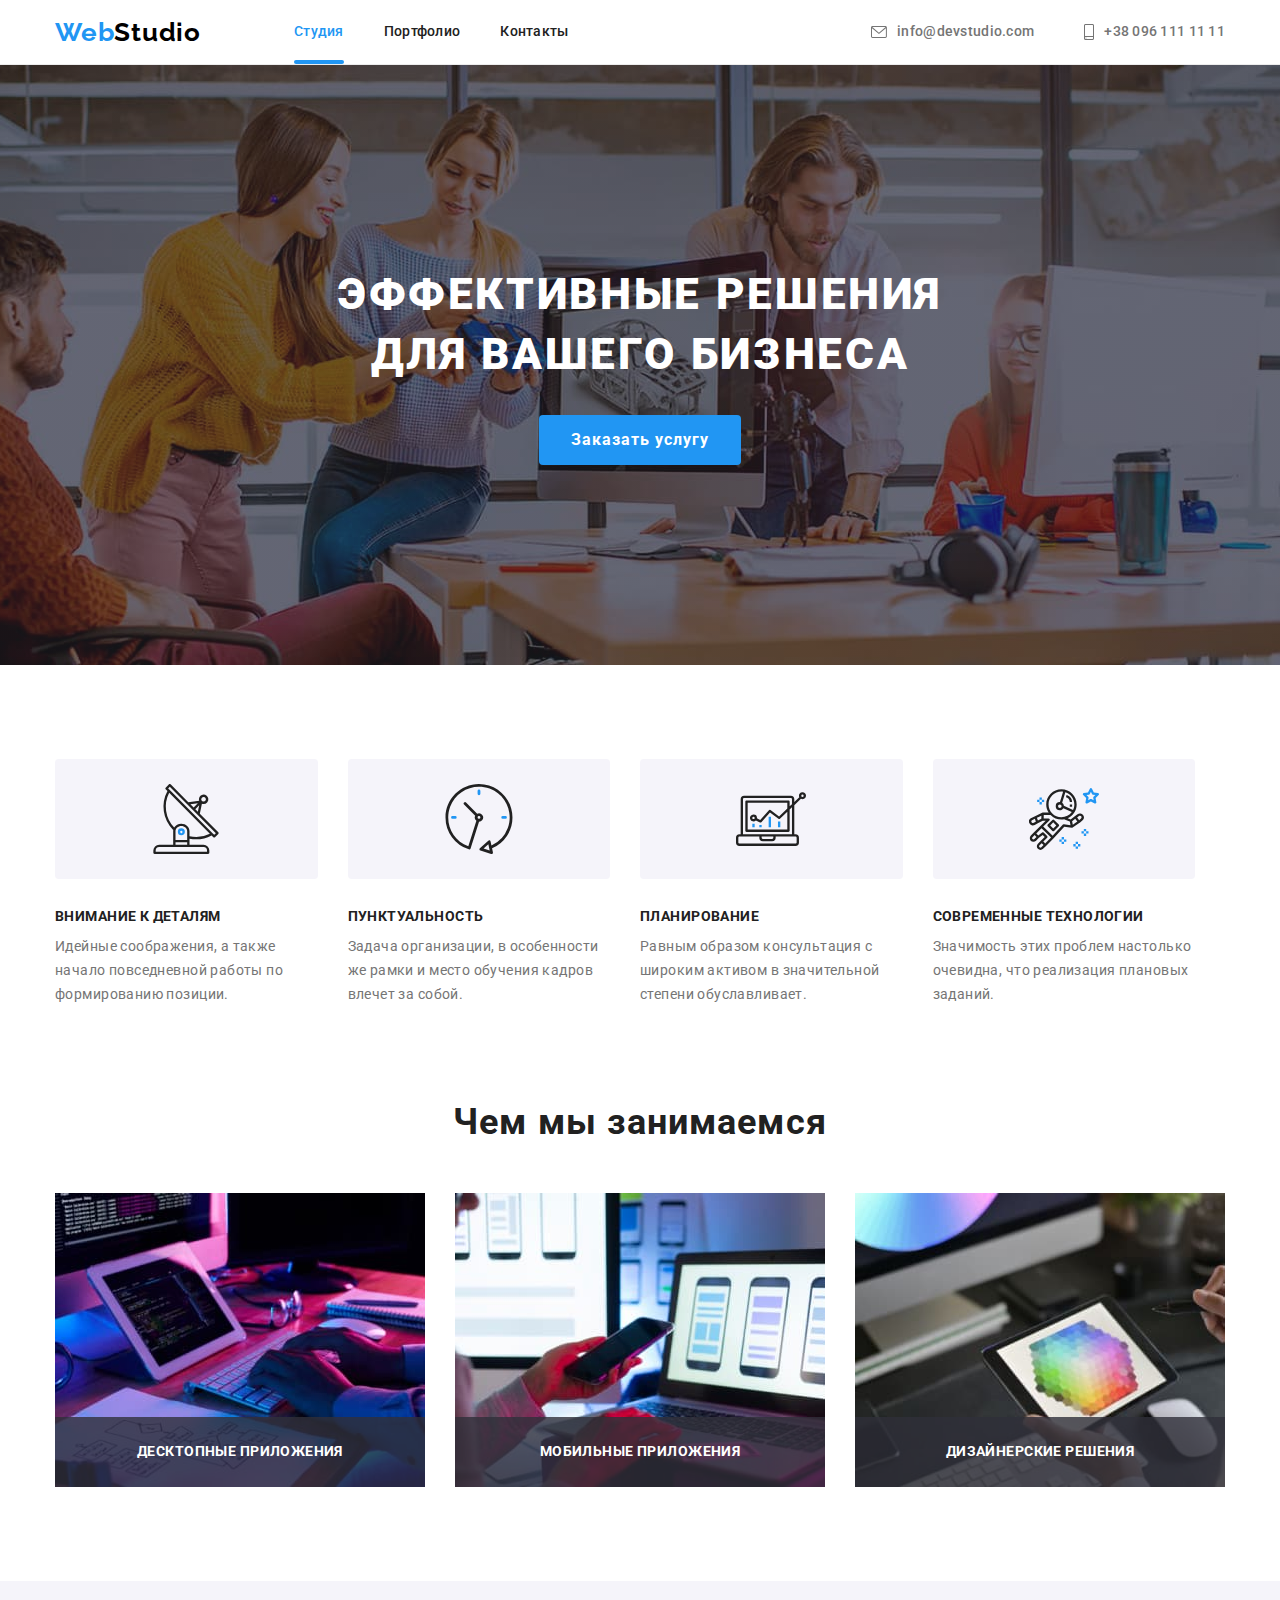
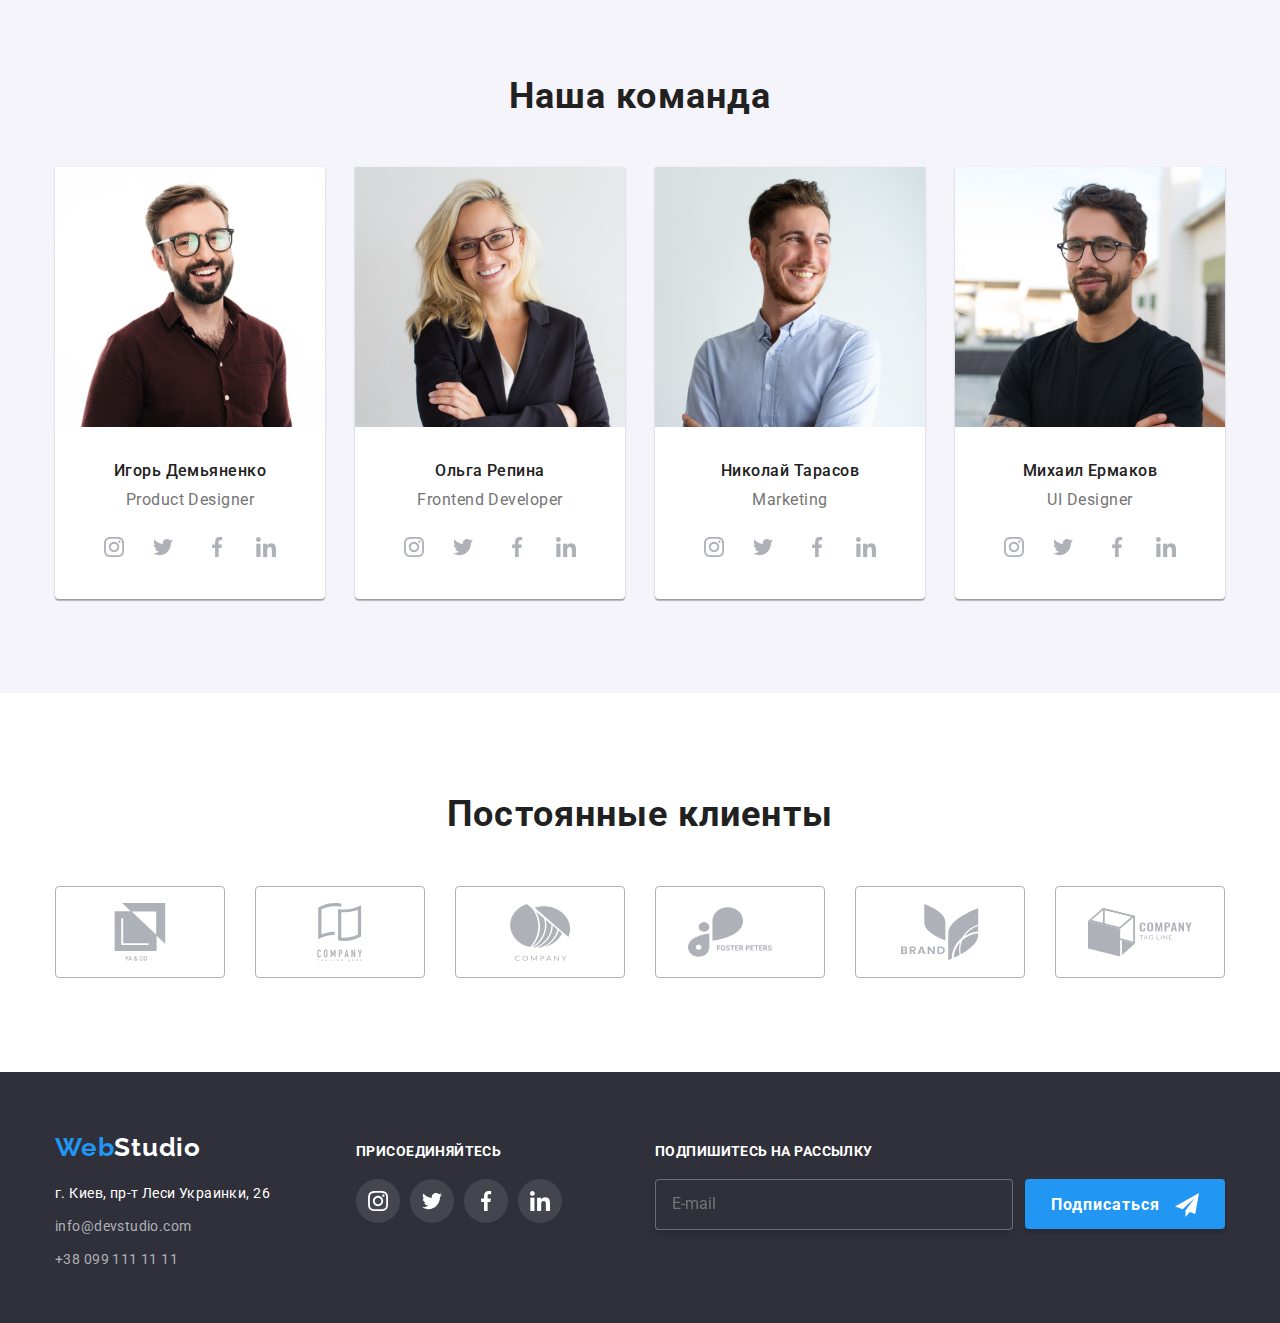
<file: index.html>
<!DOCTYPE html>
<html lang="ru">

<head>
    <meta charset="UTF-8">
    <meta http-equiv="X-UA-Compatible" content="IE=edge">
    <meta name="viewport" content="width=device-width, initial-scale=1.0">

    <link rel="preconnect" href="https://fonts.googleapis.com">
    <link rel="preconnect" href="https://fonts.gstatic.com" crossorigin>
    <title>WebStudio</title>

    <link
        href="https://fonts.googleapis.com/css2?family=Raleway:wght@700&family=Roboto:wght@400;500;700;900&display=swap"
        rel="stylesheet">
    <link rel="stylesheet"
        href="https://cdnjs.cloudflare.com/ajax/libs/modern-normalize/1.1.0/modern-normalize.min.css">

   <!-- <link rel="stylesheet" href="./csss/general.css"> -->
    <link rel="stylesheet" href="./css/main.min.css">

</head>

<body>

    <!--Шапка сайта. Навигация.-->

    <header class="page__header">
        <div class="container main__nav">
            <nav class="flex__nav">
                <a href="./index.html" class="logo"><span class="blue">Web</span>Studio</a>

                <ul class="page__nav list">
                    <li class="item"><a href="./index.html" class="link current">Студия</a></li>
                    <li class="item"><a href="./portfolio.html" class="link contacts__link">Портфолио</a></li>
                    <li class="item"><a href="" class="link contacts__link">Контакты</a></li>
                </ul>
            </nav>


            <!--Контактная информация-->

            <ul class="contacts__nav list">
                <li class="item">
                    <a href="mailto:info@devstudio.com" class="contacts__link">
                        <svg class="icon__envelope">
                            <use href="./images/sprite.svg#envelope"></use>
                        </svg>
                        info@devstudio.com
                    </a>
                </li>
                <li class="item">
                    <a href="tel:+380961111111" class="contacts__link">
                        <svg class="icon__smartphone" width="10" height="16">
                            <use href="./images/sprite.svg#smartphone"></use>
                        </svg>
                        +38 096 111 11 11
                    </a>
                </li>
            </ul>
        </div>
    </header>

    <main>
        <!--Блок Приветствие-->

        <section class="hero__box">
            <h1 class="hero__title">Эффективные решения для вашего бизнеса</h1>
            <button data-modal-open type="button" class="btn">Заказать услугу</button>
        </section>

        <!--Наши преимущества-->

        <section class="features"">
            <div class="container">
                <!--<h2>Преимущества</h2>-->
                <ul class="features__nav list">
                    <li class="icon__before antenna">
                        <h3 class="title item">Внимание к деталям</h3>
                        <p class="text item">Идейные соображения, а также начало повседневной работы по формированию
                            позиции.</p>
                    </li>
                    <li class="icon__before clock">
                        <h3 class="title">Пунктуальность</h3>
                        <p class="text">Задача организации, в особенности же рамки и место обучения кадров влечет
                            за собой.</p>
                    </li>
                    <li class="icon__before diagram">
                        <h3 class="title">Планирование</h3>
                        <p class="text">Равным образом консультация с широким активом в значительной степени
                            обуславливает.</p>
                    </li>
                    <li class="icon__before astronaut">
                        <h3 class="title">Современные технологии</h3>
                        <p class="text">Значимость этих проблем настолько очевидна, что реализация плановых
                            заданий.</p>
                    </li>
                </ul>
            </div>
        </section>

        <!--Чем мы занимаемся-->

        <section class="development">
            <div class="container">
                <h2 class="section__title">Чем мы занимаемся</h2>
                <ul class="development__nav list">
                    <li class="dev__item">
                        <div class="development__descr">
                            <img src="./images/img-1.jpg" alt="Разработка приложений" width="370" height="294">
                            <p class="dev__text">Десктопные приложения</p>
                        </div>
                    </li>
                    <li>
                        <div class="development__descr">
                            <img src="./images/img-2.jpg" alt="Мобильные приложения" width="370" height="294">
                            <p class="dev__text">Мобильные приложения</p>
                        </div>
                    </li>
                    <li>
                        <div class="development__descr">
                            <img src="./images/img-3.jpg" alt="Дизайнерские решения" width="370" height="294">
                            <p class="dev__text">Дизайнерские решения</p>
                        </div>
                    </li>
                </ul>
            </div>
        </section>


        <!--Наша команда специалистов-->
        <section class="team">
            <div class="container">
                <h2 class="section__title">Наша команда</h2>
                <ul class="team__list">
                    <li>
                        <img src="./images/team-member-1.jpg" alt="Дизайнер Николай Кучеренко" width="270" height="260">
                        <div class="team__descr">
                            <h3 class="title">Игорь Демьяненко</h3>
                            <p class="text">Product Designer</p>
                        </div>
                        <ul class="social__nav list">
                            <li>
                                <a href="#null" class="icon__social">
                                    <svg>
                                        <use href="./images/sprite.svg#instagram"></use>
                                    </svg>
                                </a>
                            </li>
                            <li>
                                <a href="" class="icon__social">
                                    <svg>
                                        <use href="./images/sprite.svg#twitter"></use>
                                    </svg>
                                </a>
                            </li>
                            <li>
                                <a href="" class="icon__social">
                                    <svg>
                                        <use href="./images/sprite.svg#facebook"></use>
                                    </svg>
                                </a>
                            </li>
                            <li>
                                <a href="" class="icon__social">
                                    <svg>
                                        <use href="./images/sprite.svg#linkedln"></use>
                                    </svg>
                                </a>
                            </li>
                    </li>
                </ul>
                </li>
                <li>
                    <img src="./images/team-member-2.jpg" alt="Разработчик Ольга Иванова" width="270" height="260">
                <div class="team__descr">
                    <h3 class="title">Ольга Репина</h3>
                    <p class="text">Frontend Developer</p>
                </div>
                    <ul class="social__nav list">
                        <li><a href="">
                                <svg class="icon__social">
                                    <use href="./images/sprite.svg#instagram"></use>
                                </svg>
                            </a>
                        </li>
                        <li><a href="">
                                <svg class="icon__social">
                                    <use href="./images/sprite.svg#twitter"></use>
                                </svg></a></li>
                        <li><a href="">
                                <svg class="icon__social">
                                    <use href="./images/sprite.svg#facebook"></use>
                                </svg></a></li>
                        <li><a href="">
                                <svg class="icon__social">
                                    <use href="./images/sprite.svg#linkedln"></use>
                                </svg></a></li>
                    </ul>
                </li>
                <li>
                    <img src="./images/team-member-3.jpg" alt="Маркетолог Андрей Шевченко" width="270" height="260">
                <div class="team__descr">
                    <h3 class="title">Николай Тарасов</h3>
                    <p class="text">Marketing</p>
                </div>
                    <ul class="social__nav list">
                        <li><a href="">
                                <svg class="icon__social">
                                    <use href="./images/sprite.svg#instagram"></use>
                                </svg>
                            </a>
                        </li>
                        <li><a href="">
                                <svg class="icon__social">
                                    <use href="./images/sprite.svg#twitter"></use>
                                </svg></a></li>
                        <li><a href="">
                                <svg class="icon__social">
                                    <use href="./images/sprite.svg#facebook"></use>
                                </svg></a></li>
                        <li><a href="">
                                <svg class="icon__social">
                                    <use href="./images/sprite.svg#linkedln"></use>
                                </svg></a></li>
                    </ul>
                </li>
                <li>
                    <img src="./images/team-member-4.jpg" alt="Дизайнер Иван Николаев" width="270" height="260">
                <div class="team__descr">
                    <h3 class="title">Михаил Ермаков</h3>
                    <p class="text">UI Designer</p>
                </div>
                    <ul class="social__nav list">
                        <li><a href="">
                                <svg class="icon__social">
                                    <use href="./images/sprite.svg#instagram"></use>
                                </svg>
                            </a>
                        </li>
                        <li><a href="">
                                <svg class="icon__social">
                                    <use href="./images/sprite.svg#twitter"></use>
                                </svg>
                            </a>
                        </li>
                        <li><a href="">
                                <svg class="icon__social">
                                    <use href="./images/sprite.svg#facebook"></use>
                                </svg>
                            </a>
                        </li>
                        <li><a href="">
                                <svg class="icon__social">
                                    <use href="./images/sprite.svg#linkedln"></use>
                                </svg>
                            </a>
                        </li>
                    </ul>
                </li>
                </ul>
            </div>
        </section>

        <!--Постоянные клиенты-->

        <section class="section client">
            <div class="container">
                <h2 class="section__title">Постоянные клиенты</h2>
                <ul class="client__nav list">
                    <li>
                        <a href="">
                            <svg>
                                <use href="./images/sprite.svg#client-1"></use>
                            </svg>
                        </a>
                    </li>
                    <li>
                        <a href="">
                            <svg>
                                <use href="./images/sprite.svg#client-2"></use>
                            </svg>
                        </a>
                    </li>
                    <li>
                        <a href="">
                            <svg>
                                <use href="./images/sprite.svg#client-3"></use>
                            </svg></a></li>
                    <li><a href="">
                            <svg>
                                <use href="./images/sprite.svg#client-4"></use>
                            </svg></a></li>
                    <li><a href="">
                            <svg>
                                <use href="./images/sprite.svg#client-5"></use>
                            </svg></a></li>
                    <li><a href="">
                            <svg>
                                <use href="./images/sprite.svg#client-6"></use>
                            </svg></a></li>
                </ul>
           </div>
        </section>
    </main>

    <!--Подвал сайта-->

    <footer class="footer__box">
        <div class="container footer">
           <div class="footer__adress">
                <a href="./index.html" class="logo"><span class="blue">Web</span><span class="white">Studio</span></a>
                <address class="addr__nav">
                    <p class="adress">г. Киев, пр-т Леси Украинки, 26</p>
                    <a href="mailto:info@devstudio.com" class="mail">info@devstudio.com</a>
                    <a href="tel:+380961111111" class="phone">+38 099 111 11 11</a>
                </address>
            </div>
            <div class="footer__join">      
                <p class="sign">присоединяйтесь</p>
                <ul class="social__sign">
                    <li class="social__item">
                        <a href="" aria-label="Ссылка на Instagram" class="icon__social">
                            <svg class="sign__network">
                                <use href="./images/sprite.svg#insta-footer"></use>
                            </svg>
                        </a>
                    </li>
                    <li class="social__item">
                        <a href="" aria-label="Ссылка на Twitter" class="icon__social">
                            <svg class="sign__network">
                                <use href="./images/sprite.svg#tw-footer"></use>
                            </svg>
                        </a>
                    </li>
                    <li class="social__item">
                        <a href="" aria-label="Ссылка на Facebook" class="icon__social">
                            <svg class="sign__network">
                                <use href="./images/sprite.svg#fb-footer"></use>
                            </svg>
                        </a>
                    </li>
                    <li class="social__item">
                        <a href="" aria-label="Ссылка на Linkedln" class="icon__social">
                            <svg class="sign__network">
                                <use href="./images/sprite.svg#linkedln-footer"></use>
                            </svg>
                        </a>
                    </li>
                </ul>
            </div>

            <div class="sign__up">
                    <p class="sign">Подпишитесь на рассылку</p>
                    <div class="sign__form">
                        <input type="email" type="email" name="email-sub" id="email-sub" autocomplete="email" placeholder="E-mail" />
                        <button type="submit" class="sign__up__btn">Подписаться
                        <svg class="sign__pic">
                            <use href="./images/sprite.svg#plane-footer"></use>
                        </svg>
                        </button>
                    </div>
            </div>
        </div>
    </footer>

        <!--Модальное окно-->
    
    <div class="backdrop is-hidden" data-modal>
            <div class="modal">
                <button data-modal-close class="modal__button">                            
                    <svg class="modal__close">
                        <use href="./images/sprite.svg#close-black"></use>
                    </svg>
                </button>
                <p class="modal__title">Оставьте свои данные, мы вам перезвоним</p>

                <form class="js__form">
                    <div class="form__field">
                         <label for="name">Имя</label>
                         <input class="form__input" type="text" name="name" id="name" autocomplete="name" />
                         <svg class="form__pic">
                             <use href="./images/sprite.svg#person-back"></use>
                        </svg>
                    </div>

                     <div class="form__field">
                         <label for="tel">Телефон</label>
                         <input class="form__input" type="tel" name="tel" id="tel" autocomplete="name" />
                         <svg class="form__pic">
                             <use href="./images/sprite.svg#phone-back"></use>
                        </svg>
                    </div>

                    <div class="form__field">
                         <label for="mail">Почта</label>
                         <input class="form__input" type="email" name="mail" id="mail" autocomplete="name" />
                         <svg class="form__pic">
                             <use href="./images/sprite.svg#email-back"></use>
                        </svg>
                    </div>

                    <div class="form__field comment">
                         <label for="tel">Комментарий</label>
                         <textarea name="comment" id="comment" cols="6" placeholder="Введите текст"></textarea>
                         
                    </div>

                    <!-- Соглашение с рассылкой-->
                    <div class="check__form">
                        <label for="policy" class="check__label">
                            <input type="checkbox" name="policy" value="accept" id="policy">
                            <!--<span class="check-icon"></span>-->
                            <span>
                            Соглашаюсь с рассылкой и принимаю
                            <a href="">Условия договора</a>
                            </span>
                        </label>
                    </div>
                    <!-- Кнопка отправить -->
                    <button type="submit" class="submit__btn">Отправить</button>
                 </form>
            </div>
    </div>


<script src="./js/modal.js"></script>
<script>
    
      (() => {
        document.querySelector(".js-form").addEventListener("submit", (e) => {
          e.preventDefault();

          new FormData(e.currentTarget).forEach((value, name) =>
            console.log(`${name}: ${value}`)
          );
        });
      })();
    
</script>
</body>

</html>
</file>
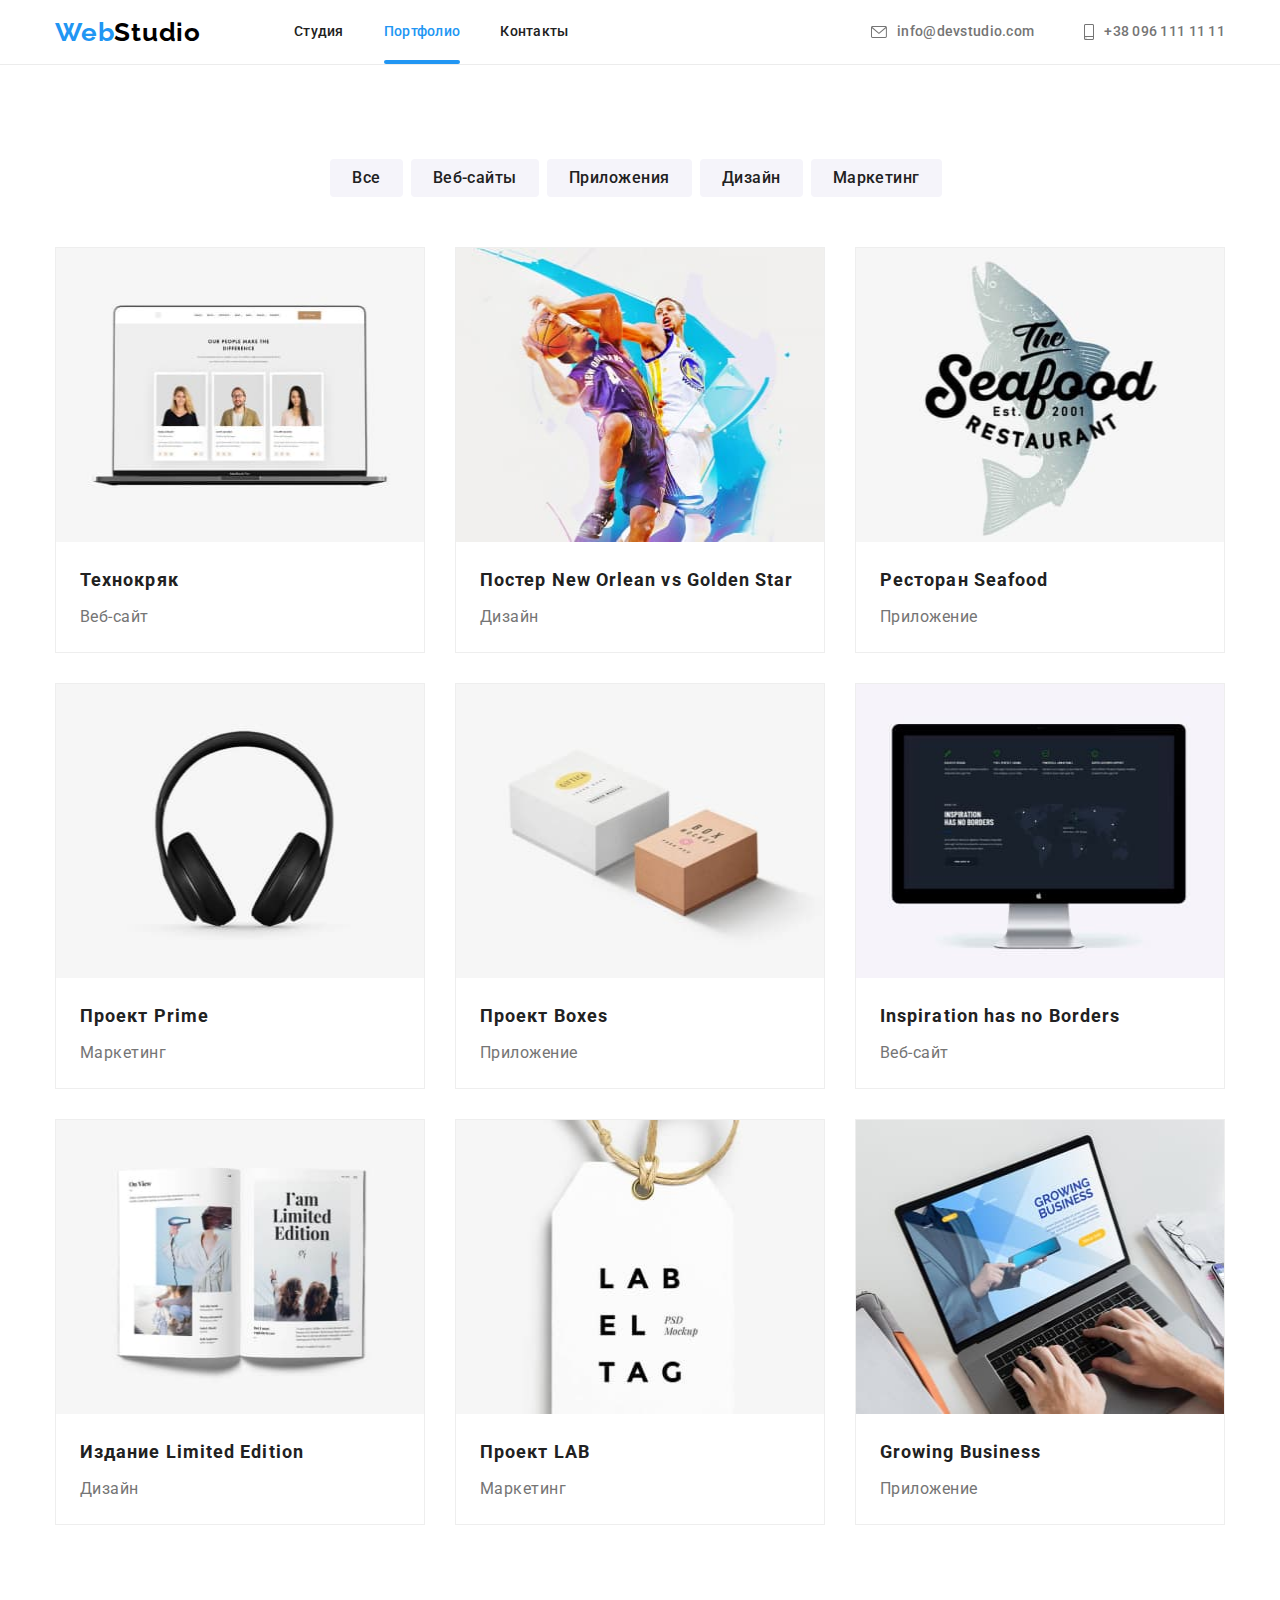
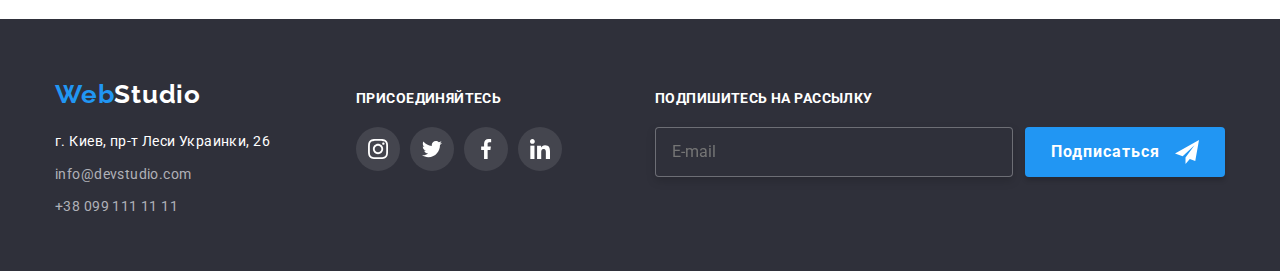
<file: portfolio.html>
<!DOCTYPE html>
<html lang="ru">
  <head>
    <meta charset="UTF-8" />
    <meta http-equiv="X-UA-Compatible" content="IE=edge" />
    <meta name="viewport" content="width=device-width, initial-scale=1.0" />
    <title>Portfolio</title>

    <link
      href="https://fonts.googleapis.com/css2?family=Raleway:wght@700&family=Roboto:wght@400;500;700;900&display=swap"
      rel="stylesheet"
    />
    <link
      rel="stylesheet"
      href="https://cdnjs.cloudflare.com/ajax/libs/modern-normalize/1.1.0/modern-normalize.min.css"
    />

    <!-- <link rel="stylesheet" href="./csss/general.css"> -->
    <link rel="stylesheet" href="./css/main.min.css" />
  </head>

  <body>
    <!--Шапка сайта. Навигация.-->

    <header class="page__header">
      <div class="container main__nav">
        <nav class="flex__nav">
          <a href="./index.html" class="logo"
            ><span class="blue">Web</span>Studio</a
          >

          <ul class="page__nav list">
            <li class="item">
              <a href="./index.html" class="link contacts__link">Студия</a>
            </li>
            <li class="item">
              <a href="./portfolio.html" class="link current">Портфолио</a>
            </li>
            <li class="item">
              <a href="" class="link contacts__link">Контакты</a>
            </li>
          </ul>
        </nav>

        <!--Контактная информация-->

        <ul class="contacts__nav list">
          <li class="item">
            <a href="mailto:info@devstudio.com" class="contacts__link">
              <svg class="icon__envelope">
                <use href="./images/sprite.svg#envelope"></use>
              </svg>
              info@devstudio.com
            </a>
          </li>
          <li class="item">
            <a href="tel:+380961111111" class="contacts__link">
              <svg class="icon__smartphone" width="10" height="16">
                <use href="./images/sprite.svg#smartphone"></use>
              </svg>
              +38 096 111 11 11
            </a>
          </li>
        </ul>
      </div>
    </header>
    <main>
      <!--Наши реализованные проекты-->
      <section class="portfolio">
        <div class="container">
          <ul class="button__nav list">
            <li><button type="button" class="list__nav">Все</button></li>
            <li><button type="button" class="list__nav">Веб-сайты</button></li>
            <li><button type="button" class="list__nav">Приложения</button></li>
            <li><button type="button" class="list__nav">Дизайн</button></li>
            <li><button type="button" class="list__nav">Маркетинг</button></li>
          </ul>
          <!-- <h1>Реализованные проекты</h1>-->
          <ul class="project__nav list">
            <li class="project__element">
              <a href="" class="project__link">
                <div class="hidden__text">
                  <img
                    src="./images/project-1.jpg"
                    alt="Проект Технокряк"
                    width="370"
                    height="294"
                    class="project__img"
                  />
                  <p class="accent__text">
                    Технокряк это современная площадка распространения
                    коронавируса. Компании используют эту платформу для
                    цифрового шпионажа и атак на защищённые сервера конкурентов.
                  </p>
                </div>
                <div class="info">
                  <h2 class="title">Технокряк</h2>
                  <p class="text">Веб-сайт</p>
                </div>
              </a>
            </li>
            <li class="project__element">
              <a href="" class="project__link">
                <div class="hidden__text">
                  <img
                    src="./images/project-2.jpg"
                    alt="Дизайн постера"
                    width="370"
                    height="294"
                    class="project__img"
                  />
                  <p class="accent__text">
                    Технокряк это современная площадка распространения
                    коронавируса. Компании используют эту платформу для
                    цифрового шпионажа и атак на защищённые сервера конкурентов.
                  </p>
                </div>
                <div class="info">
                  <h2 class="title">Постер New Orlean vs Golden Star</h2>
                  <p class="text">Дизайн</p>
                </div>
              </a>
            </li>
            <li class="project__element">
              <a href="" class="project__link">
                <div class="hidden__text">
                  <img
                    src="./images/project-3.jpg"
                    alt="Приложение для ресторана"
                    width="370"
                    height="294"
                    class="project__img"
                  />
                  <p class="accent__text">
                    Технокряк это современная площадка распространения
                    коронавируса. Компании используют эту платформу для
                    цифрового шпионажа и атак на защищённые сервера конкурентов.
                  </p>
                </div>
                <div class="info">
                  <h2 class="title">Ресторан Seafood</h2>
                  <p class="text">Приложение</p>
                </div>
              </a>
            </li>
            <li class="project__element">
              <a href="" class="project__link">
                <div class="hidden__text">
                  <img
                    src="./images/project-4.jpg"
                    alt="Проект Прайм"
                    width="370"
                    height="294"
                    class="project__img"
                  />
                  <p class="accent__text">
                    Технокряк это современная площадка распространения
                    коронавируса. Компании используют эту платформу для
                    цифрового шпионажа и атак на защищённые сервера конкурентов.
                  </p>
                </div>
                <div class="info">
                  <h2 class="title">Проект Prime</h2>
                  <p class="text">Маркетинг</p>
                </div>
              </a>
            </li>
            <li class="project__element">
              <a href="" class="project__link">
                <div class="hidden__text">
                  <img
                    src="./images/project-5.jpg"
                    alt="Проект приложения упаковки"
                    width="370"
                    height="294"
                    class="project__img"
                  />
                  <p class="accent__text">
                    Технокряк это современная площадка распространения
                    коронавируса. Компании используют эту платформу для
                    цифрового шпионажа и атак на защищённые сервера конкурентов.
                  </p>
                </div>
                <div class="info">
                  <h2 class="title">Проект Boxes</h2>
                  <p class="text">Приложение</p>
                </div>
              </a>
            </li>
            <li class="project__element">
              <a href="" class="project__link">
                <div class="hidden__text">
                  <img
                    src="./images/project-6.jpg"
                    alt="Веб-сайт для вдохновения"
                    width="370"
                    height="294"
                    class="project__img"
                  />
                  <p class="accent__text">
                    Технокряк это современная площадка распространения
                    коронавируса. Компании используют эту платформу для
                    цифрового шпионажа и атак на защищённые сервера конкурентов.
                  </p>
                </div>
                <div class="info">
                  <h2 class="title">Inspiration has no Borders</h2>
                  <p class="text">Веб-сайт</p>
                </div>
              </a>
            </li>
            <li class="project__element">
              <a href="" class="project__link">
                <div class="hidden__text">
                  <img
                    src="./images/project-7.jpg"
                    alt="Проект дизайна журнала"
                    width="370"
                    height="294"
                    class="project__img"
                  />
                  <p class="accent__text">
                    Технокряк это современная площадка распространения
                    коронавируса. Компании используют эту платформу для
                    цифрового шпионажа и атак на защищённые сервера конкурентов.
                  </p>
                </div>
                <div class="info">
                  <h2 class="title">Издание Limited Edition</h2>
                  <p class="text">Дизайн</p>
                </div>
              </a>
            </li>
            <li class="project__element">
              <a href="" class="project__link">
                <div class="hidden__text">
                  <img
                    src="./images/project-8.jpg"
                    alt="Маркетинговый проект Лаб"
                    width="370"
                    height="294"
                    class="project__img"
                  />
                  <p class="accent__text">
                    Технокряк это современная площадка распространения
                    коронавируса. Компании используют эту платформу для
                    цифрового шпионажа и атак на защищённые сервера конкурентов.
                  </p>
                </div>
                <div class="info">
                  <h2 class="title">Проект LAB</h2>
                  <p class="text">Маркетинг</p>
                </div>
              </a>
            </li>
            <li class="project__element">
              <a href="" class="project__link">
                <div class="hidden__text">
                  <img
                    src="./images/project-9.jpg"
                    alt="Приложение для бизнеса"
                    width="370"
                    height="294"
                    class="project__img"
                  />
                  <p class="accent__text">
                    Технокряк это современная площадка распространения
                    коронавируса. Компании используют эту платформу для
                    цифрового шпионажа и атак на защищённые сервера конкурентов.
                  </p>
                </div>
                <div class="info">
                  <h2 class="title">Growing Business</h2>
                  <p class="text">Приложение</p>
                </div>
              </a>
            </li>
          </ul>
        </div>
      </section>
    </main>

    <!--Подвал сайта-->

    <footer class="footer__box">
      <div class="container footer">
        <div class="footer__adress">
          <a href="./index.html" class="logo"
            ><span class="blue">Web</span><span class="white">Studio</span></a
          >
          <address class="addr__nav">
            <p class="adress">г. Киев, пр-т Леси Украинки, 26</p>
            <a href="mailto:info@devstudio.com" class="mail"
              >info@devstudio.com</a
            >
            <a href="tel:+380961111111" class="phone">+38 099 111 11 11</a>
          </address>
        </div>
        <div class="footer__join">
          <p class="sign">присоединяйтесь</p>
          <ul class="social__sign">
            <li class="social__item">
              <a href="" aria-label="Ссылка на Instagram" class="icon__social">
                <svg class="sign__network">
                  <use href="./images/sprite.svg#insta-footer"></use>
                </svg>
              </a>
            </li>
            <li class="social__item">
              <a href="" aria-label="Ссылка на Twitter" class="icon__social">
                <svg class="sign__network">
                  <use href="./images/sprite.svg#tw-footer"></use>
                </svg>
              </a>
            </li>
            <li class="social__item">
              <a href="" aria-label="Ссылка на Facebook" class="icon__social">
                <svg class="sign__network">
                  <use href="./images/sprite.svg#fb-footer"></use>
                </svg>
              </a>
            </li>
            <li class="social__item">
              <a href="" aria-label="Ссылка на Linkedln" class="icon__social">
                <svg class="sign__network">
                  <use href="./images/sprite.svg#linkedln-footer"></use>
                </svg>
              </a>
            </li>
          </ul>
        </div>

        <div class="sign__up">
          <p class="sign">Подпишитесь на рассылку</p>
          <div class="sign__form">
            <input
              type="email"
              type="email"
              name="email-sub"
              id="email-sub"
              autocomplete="email"
              placeholder="E-mail"
            />
            <button type="submit" class="sign__up__btn">
              Подписаться
              <svg class="sign__pic">
                <use href="./images/sprite.svg#plane-footer"></use>
              </svg>
            </button>
          </div>
        </div>
      </div>
    </footer>
  </body>
</html>
</file>
<file: csss/general.css>
/* вторичный цвет текста  #212121    черный*/
/* основной цвет текста  #757575     серый*/
/* доп цвет текста  #FFFFFF    белый*/
/* основной акцентный цвет эффектов выделения  #2196F3    голубой*/
/* цвет иконок и вторичного фона #AFB1B8 светло-серый*/

/*General styles */

:root {
  --primary-text-color: #afb1b8;
  --secondary-text-color: #212121;
  --additional-text-color: #757575;
  --accent-color: #2196f3;
  --main-background-color: #ffffff;
  --logo-color: #000000;
  --button-nav-color: #f5f4fa;
  --footer-color: #2f303a;
}
body {
  background-color: #ffffff;
  color: #afb1b8;

  font-family: "Roboto", sans-serif;
  letter-spacing: 0.03em;

  /* полное обнуление маржина*/
  margin: 0;
}

.list {
  list-style: none;
  padding: 0;
  margin: 0;
}

.container {
  margin-left: auto;
  margin-right: auto;
  width: 1200px;
  padding-left: 15px;
  padding-right: 15px;
}

/* Header styles*/

.main-nav,
.flex-nav {
  display: flex;
  align-items: center;
}

.page-header .logo {
  color: var(--logo-color);
  text-decoration: none;
  font-family: Raleway;
  font-weight: 700;
  font-size: 26px;
  line-height: 1.19;
  letter-spacing: 0.03em;
}

.page-header .blue {
  color: var(--accent-color);
}

.page-nav {
  display: flex;
  margin-left: 93px;
}

.page-nav .item {
  margin-right: 50px;
}

.page-nav .item:not(:last-child) {
  margin-right: 40px;
}

.page-nav .link {
  display: block;
  padding-top: 24px;
  padding-bottom: 24px;
  color: var(--secondary-text-color);
  text-decoration: none;

  font-weight: 500;
  font-size: 14px;
  line-height: 1.14;
  letter-spacing: 0.02em;
  transition: 250ms cubic-bezier(0.4, 0, 0.2, 1);
}

.page-nav .link:hover {
  color: var(--accent-color);
}

.page-nav .link.current {
  position: relative;
  color: var(--accent-color);
}

.link.current::after {
  position: absolute;
  content: "";
  width: 100%;
  height: 4px;
  bottom: 0px;
  left: 0px;
  background: var(--accent-color);
  border-radius: 2px;
}

.contacts-nav {
  display: flex;
  margin-left: auto;
}

.contacts-nav .item + .item {
  margin-left: 50px;
}

.contacts-nav .contacts-link {
  display: inline-flex;
  align-items: center;
  color: var(--additional-text-color);
  text-decoration: none;
  font-weight: 500;
  font-size: 14px;
  line-height: 1.14;
  letter-spacing: 0.02em;
}

.contacts-link {
  justify-content: center;
  transition: 250ms cubic-bezier(0.4, 0, 0.2, 1);
}

.contacts-link:hover,
.contacts-link:focus,
.contacts-link:hover svg {
  color: var(--accent-color);
}

.icon-envelope {
  fill: currentColor;
  width: 16px;
  height: 12px;
  margin-right: 10px;
  background-size: contain;
  background-repeat: no-repeat;
  background-position: center;
}

.icon-smartphone {
  fill: currentColor;
  width: 10px;
  height: 16px;
  margin-right: 10px;
  background-size: contain;
  background-repeat: no-repeat;
  background-position: center;
}

/* Hero block*/

.hero-box {
  flex-direction: column;
  justify-content: center;
  align-items: center;
  max-width: 1600px;
  height: 600px;
  margin-left: auto;
  margin-right: auto;
  text-align: center;
  background-image: linear-gradient(
      to right,
      rgba(47, 48, 58, 0.4) 0%,
      rgba(47, 48, 58, 0.4) 100%
    ),
    url("../images/hero-img.jpg");
  background-repeat: no-repeat;
  background-position: center;
  background-size: cover;
  display: flex;
}

.hero-title {
  margin: 0 auto 30px auto;
  color: var(--main-background-color);
  width: 696px;
  font-size: 44px;
  font-weight: 900;
  line-height: 1.36;
  letter-spacing: 0.06em;
  text-transform: uppercase;
}

.btn {
  display: inline-block;
  color: var(--main-background-color);
  background-color: var(--accent-color);
  border: none;
  font-weight: 700;
  font-family: inherit;
  line-height: 1.87;
  border-radius: 4px;
  padding: 10px 32px;
  min-width: 200px;
  text-align: center;
  letter-spacing: 0.06em;
}

/* Advantages block*/

.features {
  padding-top: 94px;
  padding-bottom: 94px;
}

.features-nav {
  display: flex;
}

.features-nav li {
  width: 270px;
}
.features-nav li {
  margin: 0 30px 0 0;
}
.features-nav li:nth-last-child(1) {
  margin: 0;
}

.features-flex .item + .item {
  margin-right: 30px;
}

.features-nav .title {
  margin-top: 0;
  margin-bottom: 10px;
  color: var(--secondary-text-color);

  font-weight: 700;
  font-size: 14px;
  line-height: 1.14;
  text-transform: uppercase;
}

.features-nav .text {
  margin-top: 0;
  color: var(--additional-text-color);

  font-size: 14px;
  line-height: 1.71;
}

.icon-before::before {
  display: block;
  content: "";
  height: 120px;
  background-repeat: no-repeat;
  background-position: center;
  background-color: var(--button-nav-color);
  border-radius: 4px;
  margin-bottom: 30px;
}

.antenna::before {
  background-image: url("../images/antenna.svg");
}

.clock::before {
  background-image: url("../images/clock.svg");
}

.diagram::before {
  background-image: url("../images/diagram.svg");
}

.astronaut::before {
  background-image: url("../images/astronaut.svg");
}

.section-title {
  margin-top: 0;
  margin-bottom: 50px;

  color: var(--secondary-text-color);
  font-weight: 700;
  font-size: 36px;
  line-height: 1.17;
  text-align: center;
}

.development {
  padding: 0 0 94px 0;
}
.development-nav {
  display: flex;
}
.development-nav li {
  margin: 0 30px 0 0;
}
.development-nav li:nth-last-child(1) {
  margin: 0;
}

.development-descr {
  position: relative;
}

.development-descr img {
  display: block;
}

.dev-text {
  position: absolute;
  display: flex;
  align-items: center;
  justify-content: center;
  width: 100%;
  height: 70px;
  left: 0;
  bottom: 0;
  margin: 0;
  font-weight: 700;
  font-size: 14px;
  line-height: 1.14;
  text-align: center;
  letter-spacing: 0.03em;
  text-transform: uppercase;
  background: rgba(47, 48, 58, 0.8);
  color: var(--main-background-color);
}

/* Clients*/

.section.client {
  padding-top: 100px;
  padding-bottom: 94px;
}

.client-nav {
  display: flex;
}
.client-nav li {
  margin-right: 30px;
}
.client-nav li:nth-child(6) {
  margin-right: 0;
}
.client-nav li a {
  margin: 0;
  padding: 0;
  border-color: var(--accent-color);
  color: var(--accent-color);
  transition: 250ms cubic-bezier(0.4, 0, 0.2, 1);
}
.client-nav li a {
  display: flex;
  justify-content: center;
  width: 170px;
  height: 92px;
  border: 1px solid #afb1b8;
  box-sizing: border-box;
  border-radius: 4px;
}
.client-nav li a svg {
  fill: var(--primary-text-color);
  display: block;
  padding: 16px 32px;
  transition: 250ms cubic-bezier(0.4, 0, 0.2, 1);
}

.client-nav li a:hover,
.client-nav li a:focus {
  border-color: var(--accent-color);
}

.client-nav li a:hover svg,
.client-nav li a:focus svg {
  fill: var(--accent-color);
  border-color: var(--accent-color);
}
/* Our Team*/

.team {
  background-color: var(--button-nav-color);
  padding: 94px 0;
}

.team-list {
  margin: 0;
  padding: 0;
  display: flex;
  list-style-type: none;
  text-align: center;
}
.team-list > li {
  margin: 0 30px 0 0;
  padding: 0;
  box-shadow: 0px 1px 3px rgba(0, 0, 0, 0.12), 0px 1px 1px rgba(0, 0, 0, 0.14),
    0px 2px 1px rgba(0, 0, 0, 0.2);
  border-radius: 0px 0px 4px 4px;
  background-color: var(--main-background-color);
  max-width: 270px;
}
.team-list > li:nth-last-child(1) {
  margin: 0;
  padding: 0;
}

.team-descr {
  margin-top: 30px;
  margin-bottom: 16px;
}

.team .title {
  color: var(--secondary-text-color);
  margin-top: 0;
  margin-bottom: 10px;
  font-weight: 500;
  font-size: 16px;
  line-height: 1.19;
  text-align: center;
}

.team .text {
  margin-top: 0;
  margin-bottom: 0;
  font-size: 16px;
  line-height: 1.19;
  text-align: center;
  color: var(--additional-text-color);
}

.social-nav {
  display: flex;
  margin: 16px 32px 30px 32px;
  transition: 2000ms cubic-bezier(0.4, 0, 0.2, 1);
}

.social-nav li {
  padding: 0 5px;
}

.social-nav li:nth-child(1) {
  padding-left: 0;
}
.social-nav li:nth-child(4) {
  padding-right: 0;
}
.social-nav li a {
  display: flex;
  justify-content: center;
  align-items: center;
  width: 44px;
  height: 44px;
  border-radius: 50%;
  transition: 250ms cubic-bezier(0.4, 0, 0.2, 1);
}

.social-nav li a:hover,
.social-nav li a:focus {
  background-color: var(--accent-color);
  fill: var(--main-background-color);
}

.social-nav li a svg {
  width: 20px;
  height: 20px;
  fill: var(--primary-text-color);
}

.social-nav li a:hover svg,
.social-nav li a:focus svg {
  width: 20px;
  height: 20px;
  fill: var(--main-background-color);
}

/* Footer styles*/

.footer-box {
  display: flex;
  padding-bottom: 60px;
  padding-top: 60px;
  background-color: var(--footer-color);
}

.container.footer {
  display: flex;
}

.footer .logo {
  font-family: Raleway;
  display: block;
  text-decoration: none;
  color: var(--logo-color);
  font-weight: 700;
  font-size: 26px;
  line-height: 1.19;
}

.footer .blue {
  color: var(--accent-color);
}

.footer .white {
  color: var(--main-background-color);
}

.addr-nav {
  width: 231px;
  height: 81px;
  font-style: normal;
  margin-top: 20px;
}

.addr-nav .mail {
  display: inline-block;
  margin-bottom: 9px;
  color: var(--primary-text-color);
  text-decoration: none;
  font-size: 14px;
  line-height: 1.71;
}

.addr-nav .phone {
  display: inline-block;
  color: var(--primary-text-color);
  text-decoration: none;
  font-size: 14px;
  line-height: 1.71;
  font-weight: 400;
  margin-bottom: 9px;
}

.addr-nav .adress {
  color: var(--main-background-color);
  font-size: 14px;
  line-height: 1.71;
  margin: 0 0 9px 0;
}

.sign {
  color: var(--main-background-color);
  font-weight: 700;
  font-size: 14px;
  line-height: 1.14;
  text-transform: uppercase;
  margin-top: 12px;
  margin-bottom: 20px;
}

.social-sign {
  display: flex;
  list-style-type: none;
  padding: 0;
}

.footer-adress {
  margin-right: 70px;
}

.social-item {
  margin-right: 10px;
}
.social-item:nth-last-child(1) {
  margin-right: 0;
}

.footer .icon-social {
  display: flex;
  justify-content: center;
  align-items: center;
  width: 44px;
  height: 44px;
  background-color: #ffffff1a;
  border-radius: 50%;
  transition: 250ms cubic-bezier(0.4, 0, 0.2, 1);
}

.footer .sign-network {
  width: 20px;
  height: 20px;
  color: var(--main-background-color);
}

.footer .icon-social:hover,
.icon-social:focus {
  background-color: var(--accent-color);
}

/* Стили для portfolio.html*/

.portfolio {
  padding-top: 94px;
  padding-bottom: 94px;
}

.page-header {
  border-bottom: 1px solid #ececec;
}

.project-nav {
  display: flex;
  flex-wrap: wrap;
  list-style: none;
  padding: 0;
  margin: 0;
}

.project-element {
  width: 370px;
  border: 1px solid #eeeeee;
  margin-right: 30px;
  margin-bottom: 30px;
}

.project-element:hover {
  box-shadow: 0px 1px 1px rgba(0, 0, 0, 0.12), 0px 4px 4px rgba(0, 0, 0, 0.06),
    1px 4px 6px rgba(0, 0, 0, 0.16);
}

.project-element .title,
.text {
  margin: 0;
}

.project-element .info > .text {
  margin-top: 4px;
}

.project-element:nth-child(3n) {
  margin-right: 0;
}

.project-element:nth-last-child(-n + 3) {
  margin-bottom: 0;
}

.info {
  padding: 20px 24px;
}

.project-nav a {
  text-decoration: none;
}

.project-nav .title {
  color: var(--secondary-text-color);
  font-weight: 700;
  font-size: 18px;
  line-height: 2;
  letter-spacing: 0.06em;
}

.project-nav .text {
  color: var(--additional-text-color);
  font-size: 16px;
  line-height: 1.87;
}

.button-nav {
  display: flex;
  list-style-type: none;
  justify-content: center;
  margin-bottom: 50px;
}

.button-nav .list-nav {
  padding: 6px 22px;
}

.list-nav {
  height: 38px;
  margin-right: 8px;
  border: 0;
  border-radius: 4px;

  color: var(--secondary-text-color);
  background-color: var(--button-nav-color);
  font-weight: 500;
  font-size: 16px;
  line-height: 1.62;
  transition: 250ms cubic-bezier(0.4, 0, 0.2, 1);
}

.button-nav .list-nav:hover,
.button-nav .list-nav:focus {
  background-color: var(--accent-color);
  color: var(--main-background-color);
}

.hidden-text {
  position: relative;
  overflow: hidden;
}

.project-link {
  width: 100%;
  text-decoration: none;
}

.project-img {
  display: block;
  width: 100%;
}

.accent-text {
  position: absolute;
  top: 0;
  left: 0;
  width: 370px;
  height: 294px;
  padding: 63px 24px;
  margin: 0;
  opacity: 0;

  background-color: rgba(33, 150, 243, 0.9);
  color: var(--main-background-color);
  font-size: 18px;
  line-height: 1.56;

  transition: 250ms cubic-bezier(0.4, 0, 0.2, 1);
  transform: translateY(100%);
}

.project-link:hover .accent-text,
.project-link:focus .accent-text {
  opacity: 1;
  transform: translateY(0%);
}

/* Стили для подписки на рассылку в футере*/

.sign-up {
  padding-left: 93px;
}

.sign-form {
  display: flex;
  flex-direction: row;
}

.sign-form input {
  width: 358px;
  margin: 0;
  margin-right: 12px;
  padding: 15px 16px;
  border: 1px solid rgba(255, 255, 255, 0.3);
  filter: drop-shadow(0px 4px 4px rgba(0, 0, 0, 0.15));
  border-radius: 4px;
  background: #2f303a;
  color: rgba(255, 255, 255, 0.6);
}

.sign-form .sign-up-btn {
  margin-left: auto;
  margin-right: auto;
  padding: 0;
  width: 200px;
  height: 50px;
  color: var(--main-background-color);
  background-color: var(--accent-color);
  text-align: center;
  font-weight: 700;
  font-size: 16px;
  line-height: 1.87;
  letter-spacing: 0.06em;
  box-shadow: 0px 4px 4px rgba(0, 0, 0, 0.15);
  border-radius: 4px;
  border: 0;
}

.sign-pic {
  width: 24px;
  height: 24px;
  margin-left: 10px;
  vertical-align: middle;
  background-size: contain;
  background-repeat: no-repeat;
  background-position: center;
}

/* Стили для модального окна*/

.backdrop {
  position: fixed;
  top: 0;
  left: 0;
  width: 100%;
  height: 100%;
  background-color: rgba(0, 0, 0, 0.2);
}

.backdrop.is-hidden {
  opacity: 0;
  pointer-events: none;
}

.modal {
  position: absolute;
  top: 50%;
  left: 50%;
  transform: translate(-50%, -50%);

  min-width: 528px;
  min-height: 581px;
  padding: 40px;
  background-color: #ffffff;
  box-shadow: 0px 1px 3px rgba(0, 0, 0, 0.12), 0px 1px 1px rgba(0, 0, 0, 0.14),
    0px 2px 1px rgba(0, 0, 0, 0.2);
  border-radius: 4px;
}

input:focus-visible,
textarea:focus-visible,
a:focus-visible,
button:focus-visible {
  outline: none;
}

.modal-button {
  position: absolute;
  padding: 0;
  top: 8px;
  right: 8px;
  border: 1px solid rgba(0, 0, 0, 0.1);
  border-radius: 50%;
  width: 30px;
  height: 30px;
  box-sizing: border-box;
  background: #ffffff;
}

.modal-button:hover svg,
.modal-button:focus svg {
  fill: var(--accent-color);
}
.modal-button:focus-visible {
  outline: none;
}

.modal-close {
  position: absolute;
  width: 18px;
  height: 18px;
  top: 50%;
  left: 50%;
  transform: translate(-50%, -50%);
  transition: 250ms cubic-bezier(0.4, 0, 0.2, 1);
}

.modal-title {
  margin-top: 0;
  margin-bottom: 12px;
  font-weight: 700;
  font-size: 20px;
  line-height: 1.15;
  text-align: center;
  letter-spacing: 0.03em;
  color: var(--secondary-text-color);
}

.js-form {
  box-sizing: border-box;
}

.form-field {
  position: relative;
  display: flex;
  flex-direction: column;
  margin-bottom: 10px;
}

.form-field input {
  padding-left: 42px;
  cursor: pointer;
}

.form-field input:hover,
.form-field textarea:hover {
  outline: none;
  border: 1px solid #2196f3;
}
.form-field input:focus,
.form-field textarea:focus {
  outline: none;
  border: 1px solid #2196f3;
}

.form-field:hover svg,
.form-field:focus svg,
.form-field:focus-within svg {
  fill: #2196f3;
}

.form-field label {
  font-size: 12px;
  line-height: 1.17;
  letter-spacing: 0.01em;
  margin-bottom: 4px;
  color: var(--additional-text-color);
}

.form-field.comment {
  margin-bottom: 20px;
}

.form-input:hover .form-input:focus .form-input:hover svg {
  color: var(--accent-color);
}

.form-input {
  margin: 0;
  padding: 11px 12px;
  border: 1px solid rgba(33, 33, 33, 0.2);
  border-radius: 4px;
}

.form-pic {
  position: absolute;
  width: 18px;
  height: 18px;
  bottom: 11px;
  left: 12px;
  fill: var(--secondary-text-color);
}

.form-field textarea {
  height: 120px;
  padding: 12px 16px;
  resize: none;
  border: 1px solid rgba(33, 33, 33, 0.2);
  border-radius: 4px;
  cursor: pointer;
}

.form-field ::placeholder {
  color: rgba(117, 117, 117, 0.5);
  font-size: 12px;
}

.check-form {
  text-align: center;
  margin-bottom: 30px;
  font-size: 14px;
  line-height: 1.71;
  letter-spacing: 0.03em;
  color: var(--additional-text-color);
}

.check-form input {
  width: 16px;
  height: auto;
  margin-right: 8px;
  border: 2px solid var(--secondary-text-color);
}

.check-form .check-label input[type="checkbox"] {
  position: relative;
  cursor: pointer;
}
.check-form .check-label input[type="checkbox"]:before {
  content: "";
  display: block;
  position: absolute;
  width: 16px;
  height: 16px;
  top: 0;
  left: 0;
  border: 2px solid #555555;
  border-radius: 3px;
  background-color: white;
}
.check-form .check-label input[type="checkbox"]:checked:after {
  content: "";
  display: block;
  width: 5px;
  height: 10px;
  border: solid #ffffff;
  border-width: 0 2px 2px 0;
  -webkit-transform: rotate(45deg);
  -ms-transform: rotate(45deg);
  transform: rotate(45deg);
  position: absolute;
  top: 2px;
  left: 6px;
}

.check-form .check-label input[type="checkbox"]:checked:before {
  background-color: var(--accent-color);
  border: 2px solid var(--accent-color);
}

.check-form .check-label input[type="checkbox"]:hover:after,
.check-form .check-label input[type="checkbox"]:focus:after {
  border: 2px solid #ffffff;
  content: "";
  display: block;
  width: 5px;
  height: 10px;
  border-width: 0 2px 2px 0;
  -webkit-transform: rotate(45deg);
  -ms-transform: rotate(45deg);
  transform: rotate(45deg);
  position: absolute;
  top: 2px;
  left: 6px;
}

.check-form a {
  color: var(--accent-color);
}

.check-icon {
  display: inline-block;
  width: 16px;
  height: 15px;
  border: 2px solid fill var(--secondary-text-color);
}

.submit-btn {
  display: block;
  margin-left: auto;
  margin-right: auto;
  min-width: 200px;
  min-height: 50px;
  padding: 10px 32px;
  border: 0;
  font-weight: 700;
  font-size: 16px;
  line-height: 1.9;
  letter-spacing: 0.06em;
  box-shadow: 0px 4px 4px rgb(0 0 0 / 15%);
  background-color: var(--accent-color);
  transition: background-color 250ms cubic-bezier(0.4, 0, 0.2, 1);
  color: #ffffff;
  border-radius: 4px;
}

.submit-btn:hover {
  cursor: pointer;
}
</file>
<file: css/main.min.css>
body{background-color:#fff;color:#afb1b8;font-family:"Roboto", sans-serif;letter-spacing:0.03em;margin:0}.list{list-style:none;padding:0;margin:0}.container{margin-left:auto;margin-right:auto;width:1200px;padding-left:15px;padding-right:15px}.main__nav,.flex__nav{display:-webkit-box;display:-ms-flexbox;display:flex;-webkit-box-pack:start;-ms-flex-pack:start;justify-content:flex-start;-webkit-box-align:center;-ms-flex-align:center;align-items:center}.page__header .logo{color:#000;text-decoration:none;font-family:Raleway;font-size:26px;line-height:1.19;font-weight:700;letter-spacing:.03em}.page__header .blue{color:#2196f3}.page__nav{display:-webkit-box;display:-ms-flexbox;display:flex;margin-left:93px}.page__nav .item{margin-right:50px}.page__nav .item:not(:last-child){margin-right:40px}.page__nav .link{display:block;padding-top:24px;padding-bottom:24px;color:#212121;text-decoration:none;font-size:14px;line-height:1.14;font-weight:500;letter-spacing:.02em;-webkit-transition:250ms cubic-bezier(0.4, 0, 0.2, 1);transition:250ms cubic-bezier(0.4, 0, 0.2, 1)}.page__nav .link:hover{color:#2196f3}.page__nav .link.current{position:relative;color:#2196f3}.link.current::after{position:absolute;content:"";width:100%;height:4px;bottom:0px;left:0px;background:#2196f3;border-radius:2px}.contacts__nav{display:-webkit-box;display:-ms-flexbox;display:flex;margin-left:auto}.contacts__nav .item+.item{margin-left:50px}.contacts__nav .contacts__link{display:-webkit-box;display:-ms-flexbox;display:flex;-webkit-box-pack:start;-ms-flex-pack:start;justify-content:flex-start;-webkit-box-align:center;-ms-flex-align:center;align-items:center;color:#757575;text-decoration:none;font-size:14px;line-height:1.14;font-weight:500;letter-spacing:.02em}.contacts__link{-webkit-box-pack:center;-ms-flex-pack:center;justify-content:center;-webkit-transition:250ms cubic-bezier(0.4, 0, 0.2, 1);transition:250ms cubic-bezier(0.4, 0, 0.2, 1)}.contacts__link:hover,.contacts__link:focus{color:#2196f3}.contacts__link svg:hover{color:#2196f3}.icon__envelope{fill:currentColor;width:16px;height:12px;margin-right:10px;background-size:contain;background-repeat:no-repeat;background-position:center}.icon__smartphone{fill:currentColor;width:10px;height:16px;margin-right:10px;background-size:contain;background-repeat:no-repeat;background-position:center}.hero__box{display:-webkit-box;display:-ms-flexbox;display:flex;-webkit-box-pack:start;-ms-flex-pack:start;justify-content:flex-start;-webkit-box-align:center;-ms-flex-align:center;align-items:center;-webkit-box-orient:vertical;-webkit-box-direction:normal;-ms-flex-direction:column;flex-direction:column;-webkit-box-pack:center;-ms-flex-pack:center;justify-content:center;max-width:1600px;height:600px;margin-left:auto;margin-right:auto;text-align:center;background-image:-webkit-gradient(linear, left top, right top, from(rgba(47,48,58,0.4)), to(rgba(47,48,58,0.4))),url("../images/hero-img.jpg");background-image:linear-gradient(to right, rgba(47,48,58,0.4) 0%, rgba(47,48,58,0.4) 100%),url("../images/hero-img.jpg");background-repeat:no-repeat;background-position:center;background-size:cover}.hero__title{margin:0 auto 30px auto;color:#fff;width:696px;font-size:44px;line-height:1.36;font-weight:900;letter-spacing:.06em;text-transform:uppercase}.btn{display:inline-block;color:#fff;background-color:#2196f3;border:none;font-size:16px;line-height:1.87;font-weight:700;letter-spacing:.06em;font-family:inherit;border-radius:4px;padding:10px 32px;min-width:200px;text-align:center}.features{padding-top:94px;padding-bottom:94px}.features__nav{display:-webkit-box;display:-ms-flexbox;display:flex}.features__nav li{width:270px;margin:0 30px 0 0}.features__nav li:last-child(1){margin:0}.features__flex .item+.item{margin-right:30px}.features__nav .title{margin-top:0;margin-bottom:10px;color:#212121;font-size:14px;line-height:1.14;font-weight:700;letter-spacing:.03em;text-transform:uppercase}.features__nav .text{margin-top:0;color:#757575;font-size:14px;line-height:1.71;font-weight:400;letter-spacing:.03em}.icon__before::before{display:block;content:"";height:120px;background-repeat:no-repeat;background-position:center;background-color:#f5f4fa;border-radius:4px;margin-bottom:30px}.antenna::before{background-image:url("../images/antenna.svg")}.clock::before{background-image:url("../images/clock.svg")}.diagram::before{background-image:url("../images/diagram.svg")}.astronaut::before{background-image:url("../images/astronaut.svg")}.section__title{margin-top:0;margin-bottom:50px;color:#212121;font-size:36px;line-height:1.17;font-weight:700;letter-spacing:.03em;text-align:center}.development{padding:0 0 94px 0}.development__nav{display:-webkit-box;display:-ms-flexbox;display:flex}.development__nav li{margin:0 30px 0 0}.development__nav li:last-child(1){margin:0}.development__descr{position:relative}.development__descr img{display:block}.dev__text{position:absolute;display:-webkit-box;display:-ms-flexbox;display:flex;-webkit-box-pack:start;-ms-flex-pack:start;justify-content:flex-start;-webkit-box-align:center;-ms-flex-align:center;align-items:center;-webkit-box-pack:center;-ms-flex-pack:center;justify-content:center;width:100%;height:70px;left:0;bottom:0;margin:0;font-size:14px;line-height:1.14;font-weight:700;letter-spacing:.03em;text-align:center;text-transform:uppercase;background:rgba(47,48,58,0.8);color:#fff}.team{background-color:#f5f4fa;padding:94px 0}.team__list{margin:0;padding:0;display:-webkit-box;display:-ms-flexbox;display:flex;list-style-type:none;text-align:center}.team__list>li{margin:0 30px 0 0;padding:0;-webkit-box-shadow:0px 1px 3px rgba(0,0,0,0.12),0px 1px 1px rgba(0,0,0,0.14),0px 2px 1px rgba(0,0,0,0.2);box-shadow:0px 1px 3px rgba(0,0,0,0.12),0px 1px 1px rgba(0,0,0,0.14),0px 2px 1px rgba(0,0,0,0.2);border-radius:0px 0px 4px 4px;background-color:#fff;max-width:270px}.team__list>li:nth-last-child(1){margin:0;padding:0}.team__descr{margin-top:30px;margin-bottom:16px}.team .title{color:#212121;margin-top:0;margin-bottom:10px;font-size:16px;line-height:1.19;font-weight:500;letter-spacing:.03em;text-align:center}.team .text{margin-top:0;margin-bottom:0;font-size:16px;line-height:1.19;font-weight:400;letter-spacing:.03em;text-align:center;color:#757575}.social__nav{display:-webkit-box;display:-ms-flexbox;display:flex;margin:16px 32px 30px 32px;-webkit-transition:2000ms cubic-bezier(0.4, 0, 0.2, 1);transition:2000ms cubic-bezier(0.4, 0, 0.2, 1)}.social__nav li{padding:0 5px}.social__nav li:nth-last-child(1){padding-left:0}.social__nav li:nth-last-child(4){padding-right:0}.social__nav li a{display:-webkit-box;display:-ms-flexbox;display:flex;-webkit-box-pack:start;-ms-flex-pack:start;justify-content:flex-start;-webkit-box-align:center;-ms-flex-align:center;align-items:center;-webkit-box-pack:center;-ms-flex-pack:center;justify-content:center;width:44px;height:44px;border-radius:50%;-webkit-transition:250ms cubic-bezier(0.4, 0, 0.2, 1);transition:250ms cubic-bezier(0.4, 0, 0.2, 1)}.social__nav li a:hover,.social__nav li a:focus{background-color:#2196f3;fill:#fff}.social__nav li a:hover svg,.social__nav li a:focus svg{width:20px;height:20px;fill:#fff}.social__nav li a svg{width:20px;height:20px;fill:#afb1b8}.section.client{padding-top:100px;padding-bottom:94px}.client__nav{display:-webkit-box;display:-ms-flexbox;display:flex}.client__nav li{margin-right:30px}.client__nav li:last-child(6){margin-right:0}.client__nav li a{margin:0;padding:0;border-color:#2196f3;color:#2196f3;-webkit-transition:250ms cubic-bezier(0.4, 0, 0.2, 1);transition:250ms cubic-bezier(0.4, 0, 0.2, 1)}.client__nav li a{display:-webkit-box;display:-ms-flexbox;display:flex;-webkit-box-pack:center;-ms-flex-pack:center;justify-content:center;width:170px;height:92px;border:1px solid #afb1b8;-webkit-box-sizing:border-box;box-sizing:border-box;border-radius:4px}.client__nav li a:hover,.client__nav li a:focus{border-color:#2196f3}.client__nav li a svg{fill:#afb1b8;display:block;padding:16px 32px;-webkit-transition:250ms cubic-bezier(0.4, 0, 0.2, 1);transition:250ms cubic-bezier(0.4, 0, 0.2, 1)}.client__nav li a svg:hover,.client__nav li a svg:focus{fill:#2196f3;border-color:#2196f3}.footer__box{display:-webkit-box;display:-ms-flexbox;display:flex;padding-bottom:60px;padding-top:60px;background-color:#2f303a}.container.footer{display:-webkit-box;display:-ms-flexbox;display:flex}.footer .logo{font-family:Raleway;display:block;text-decoration:none;color:#000;font-size:26px;line-height:1.19;font-weight:700;letter-spacing:.03em}.footer .blue{color:#2196f3}.footer .white{color:#fff}.addr__nav{width:231px;height:81px;font-style:normal;margin-top:20px}.addr__nav .mail{display:inline-block;margin-bottom:9px;color:#afb1b8;text-decoration:none;font-size:14px;line-height:1.71;font-weight:400;letter-spacing:.03em}.addr__nav .phone{display:inline-block;color:#afb1b8;text-decoration:none;font-size:14px;line-height:1.71;font-weight:400;letter-spacing:.03em;margin-bottom:9px}.addr__nav .adress{color:#fff;font-size:14px;line-height:1.71;font-weight:400;letter-spacing:.03em;margin:0 0 9px 0}.sign{color:#fff;font-size:14px;line-height:1.14;font-weight:700;letter-spacing:.03em;text-transform:uppercase;margin-top:12px;margin-bottom:20px}.social__sign{display:-webkit-box;display:-ms-flexbox;display:flex;list-style-type:none;padding:0}.footer__adress{margin-right:70px}.social__item{margin-right:10px}.social__item:last-child{margin-right:0}.footer .icon__social{display:-webkit-box;display:-ms-flexbox;display:flex;-webkit-box-pack:start;-ms-flex-pack:start;justify-content:flex-start;-webkit-box-align:center;-ms-flex-align:center;align-items:center;-webkit-box-pack:center;-ms-flex-pack:center;justify-content:center;width:44px;height:44px;background-color:#ffffff1a;border-radius:50%;-webkit-transition:250ms cubic-bezier(0.4, 0, 0.2, 1);transition:250ms cubic-bezier(0.4, 0, 0.2, 1)}.footer .icon__social:hover,.footer .icon__social:focus{background-color:#2196f3}.footer .sign__network{width:20px;height:20px;color:#fff}.sign__up{padding-left:93px}.sign__form{display:-webkit-box;display:-ms-flexbox;display:flex;-webkit-box-orient:horizontal;-webkit-box-direction:normal;-ms-flex-direction:row;flex-direction:row}.sign__form input{width:358px;margin:0;margin-right:12px;padding:15px 16px;border:1px solid rgba(255,255,255,0.3);-webkit-filter:drop-shadow(0px 4px 4px rgba(0,0,0,0.15));filter:drop-shadow(0px 4px 4px rgba(0,0,0,0.15));border-radius:4px;background:#2f303a;color:rgba(255,255,255,0.6)}.sign__form .sign__up__btn{margin-left:auto;margin-right:auto;padding:0;width:200px;height:50px;color:#fff;background-color:#2196f3;text-align:center;font-size:16px;line-height:1.87;font-weight:700;letter-spacing:.06em;-webkit-box-shadow:0px 4px 4px rgba(0,0,0,0.15);box-shadow:0px 4px 4px rgba(0,0,0,0.15);border-radius:4px;border:0}.sign__pic{width:24px;height:24px;margin-left:10px;vertical-align:middle;background-size:contain;background-repeat:no-repeat;background-position:center}.backdrop{position:fixed;top:0;left:0;width:100%;height:100%;background-color:rgba(0,0,0,0.2)}.backdrop.is-hidden{opacity:0;pointer-events:none}.modal{position:absolute;top:50%;left:50%;-webkit-transform:translate(-50%, -50%);transform:translate(-50%, -50%);min-width:528px;min-height:581px;padding:40px;background-color:#fff;-webkit-box-shadow:0px 1px 3px rgba(0,0,0,0.12),0px 1px 1px rgba(0,0,0,0.14),0px 2px 1px rgba(0,0,0,0.2);box-shadow:0px 1px 3px rgba(0,0,0,0.12),0px 1px 1px rgba(0,0,0,0.14),0px 2px 1px rgba(0,0,0,0.2);border-radius:4px}input:focus-visible,textarea:focus-visible,a:focus-visible,button:focus-visible{outline:none}.modal__button{position:absolute;padding:0;top:8px;right:8px;border:1px solid rgba(0,0,0,0.1);border-radius:50%;width:30px;height:30px;-webkit-box-sizing:border-box;box-sizing:border-box;background:#fff}.modal__button:focus-visible{outline:none}.modal__button svg:hover,.modal__button svg:focus{fill:#2196f3}.modal__close{position:absolute;width:18px;height:18px;top:50%;left:50%;-webkit-transform:translate(-50%, -50%);transform:translate(-50%, -50%);-webkit-transition:250ms cubic-bezier(0.4, 0, 0.2, 1);transition:250ms cubic-bezier(0.4, 0, 0.2, 1)}.modal__title{margin-top:0;margin-bottom:12px;font-size:20px;line-height:1.15;font-weight:700;letter-spacing:.03em;text-align:center;color:#212121}.js__form{-webkit-box-sizing:border-box;box-sizing:border-box}.form__field{position:relative;display:-webkit-box;display:-ms-flexbox;display:flex;-webkit-box-orient:vertical;-webkit-box-direction:normal;-ms-flex-direction:column;flex-direction:column;margin-bottom:10px}.form__field:hover svg,.form__field:focus svg,.form__field:focus-within svg{fill:#2196f3}.form__field::-webkit-input-placeholder{color:rgba(117,117,117,0.5);font-size:12px}.form__field:-ms-input-placeholder{color:rgba(117,117,117,0.5);font-size:12px}.form__field::-ms-input-placeholder{color:rgba(117,117,117,0.5);font-size:12px}.form__field::placeholder{color:rgba(117,117,117,0.5);font-size:12px}.form__field input{padding-left:42px;cursor:pointer}.form__field input:hover,.form__field input:focus{outline:none;border:1px solid #2196f3}.form__field textarea:hover,.form__field textarea:focus{outline:none;border:1px solid #2196f3}.form__field label{font-size:12px;line-height:1.17;font-weight:.01em;letter-spacing:.03em;margin-bottom:4px;color:#757575}.form__field.comment{margin-bottom:20px}.form__input{margin:0;padding:11px 12px;border:1px solid rgba(33,33,33,0.2);border-radius:4px}.form__input:hover,.form__input:focus{color:#2196f3}.form__input:hover svg{color:#2196f3}.form__pic{position:absolute;width:18px;height:18px;bottom:11px;left:12px;fill:#212121}.form__field textarea{height:120px;padding:12px 16px;resize:none;border:1px solid rgba(33,33,33,0.2);border-radius:4px;cursor:pointer}.check__form{text-align:center;margin-bottom:30px;font-size:14px;line-height:1.71;font-weight:.03em;letter-spacing:.03em;color:#757575}.check__form input{width:16px;height:auto;margin-right:8px;border:2px solid #212121}.check__form .check__label input[type="checkbox"]{position:relative;cursor:pointer}.check__form .check__label input[type="checkbox"]:before{content:"";display:block;position:absolute;width:16px;height:16px;top:0;left:0;border:2px solid #555555;border-radius:3px;background-color:#fff}.check__form .check__label input[type="checkbox"]:checked:after{content:"";display:block;width:5px;height:10px;border:solid #fff;border-width:0 2px 2px 0;-webkit-transform:rotate(45deg);transform:rotate(45deg);position:absolute;top:2px;left:6px}.check__form .check__label input[type="checkbox"]:checked:before{background-color:#2196f3;border:2px solid #2196f3}.check__form .check__label input[type="checkbox"]:hover:after,.check__form .check__label input[type="checkbox"]:focus:after{border:2px solid #fff;content:"";display:block;width:5px;height:10px;border-width:0 2px 2px 0;-webkit-transform:rotate(45deg);transform:rotate(45deg);position:absolute;top:2px;left:6px}.check__form a{color:#2196f3}.check__icon{display:inline-block;width:16px;height:15px;border:2px solid fill #212121}.submit__btn{display:block;margin-left:auto;margin-right:auto;min-width:200px;min-height:50px;padding:10px 32px;border:0;font-size:16px;line-height:1.9;font-weight:700;letter-spacing:.06em;-webkit-box-shadow:0px 4px 4px rgba(0,0,0,0.15);box-shadow:0px 4px 4px rgba(0,0,0,0.15);background-color:#2196f3;-webkit-transition:background-color 250ms cubic-bezier(0.4, 0, 0.2, 1);transition:background-color 250ms cubic-bezier(0.4, 0, 0.2, 1);color:#fff;border-radius:4px}.submit__btn:hover{cursor:pointer}.portfolio{padding-top:94px;padding-bottom:94px}.page__header{border-bottom:1px solid #ececec}.project__nav{display:-webkit-box;display:-ms-flexbox;display:flex;-ms-flex-wrap:wrap;flex-wrap:wrap;list-style:none;padding:0;margin:0}.project__element{width:370px;border:1px solid #eeeeee;margin-right:30px;margin-bottom:30px}.project__element:hover{-webkit-box-shadow:0px 1px 1px rgba(0,0,0,0.12),0px 4px 4px rgba(0,0,0,0.06),1px 4px 6px rgba(0,0,0,0.16);box-shadow:0px 1px 1px rgba(0,0,0,0.12),0px 4px 4px rgba(0,0,0,0.06),1px 4px 6px rgba(0,0,0,0.16)}.project__element:nth-child(3n){margin-right:0}.project__element:nth-last-child(-n+3){margin-bottom:0}.project__element .title,.text{margin:0}.project__element .info>.text{margin-top:4px}.info{padding:20px 24px}.project__nav a{text-decoration:none}.project__nav .title{color:#212121;font-size:18px;line-height:2;font-weight:700;letter-spacing:.06em}.project__nav .text{color:#757575;font-size:16px;line-height:1.87;font-weight:400;letter-spacing:.03em}.hidden__text{position:relative;overflow:hidden}.project__link{width:100%;text-decoration:none}.project__link:hover .accent__text,.project__link:focus .accent__text{opacity:1;-webkit-transform:translateY(0%);transform:translateY(0%)}.project__img{display:block;width:100%}.accent__text{position:absolute;top:0;left:0;width:370px;height:294px;padding:63px 24px;margin:0;opacity:0;background-color:rgba(33,150,243,0.9);color:#fff;font-size:18px;line-height:1.56;font-weight:400;letter-spacing:.03em;-webkit-transition:250ms cubic-bezier(0.4, 0, 0.2, 1);transition:250ms cubic-bezier(0.4, 0, 0.2, 1);-webkit-transform:translateY(100%);transform:translateY(100%)}.button__nav{display:-webkit-box;display:-ms-flexbox;display:flex;list-style-type:none;-webkit-box-pack:center;-ms-flex-pack:center;justify-content:center;margin-bottom:50px}.button__nav .list__nav{padding:6px 22px}.button__nav .list__nav:hover,.button__nav .list__nav:focus{background-color:#2196f3;color:#fff}.list__nav{height:38px;margin-right:8px;border:0;border-radius:4px;color:#212121;background-color:#f5f4fa;font-size:16px;line-height:1.62;font-weight:500;letter-spacing:.03em;font-weight:500;-webkit-transition:250ms cubic-bezier(0.4, 0, 0.2, 1);transition:250ms cubic-bezier(0.4, 0, 0.2, 1)}
/*# sourceMappingURL=main.min.css.map */
</file>
